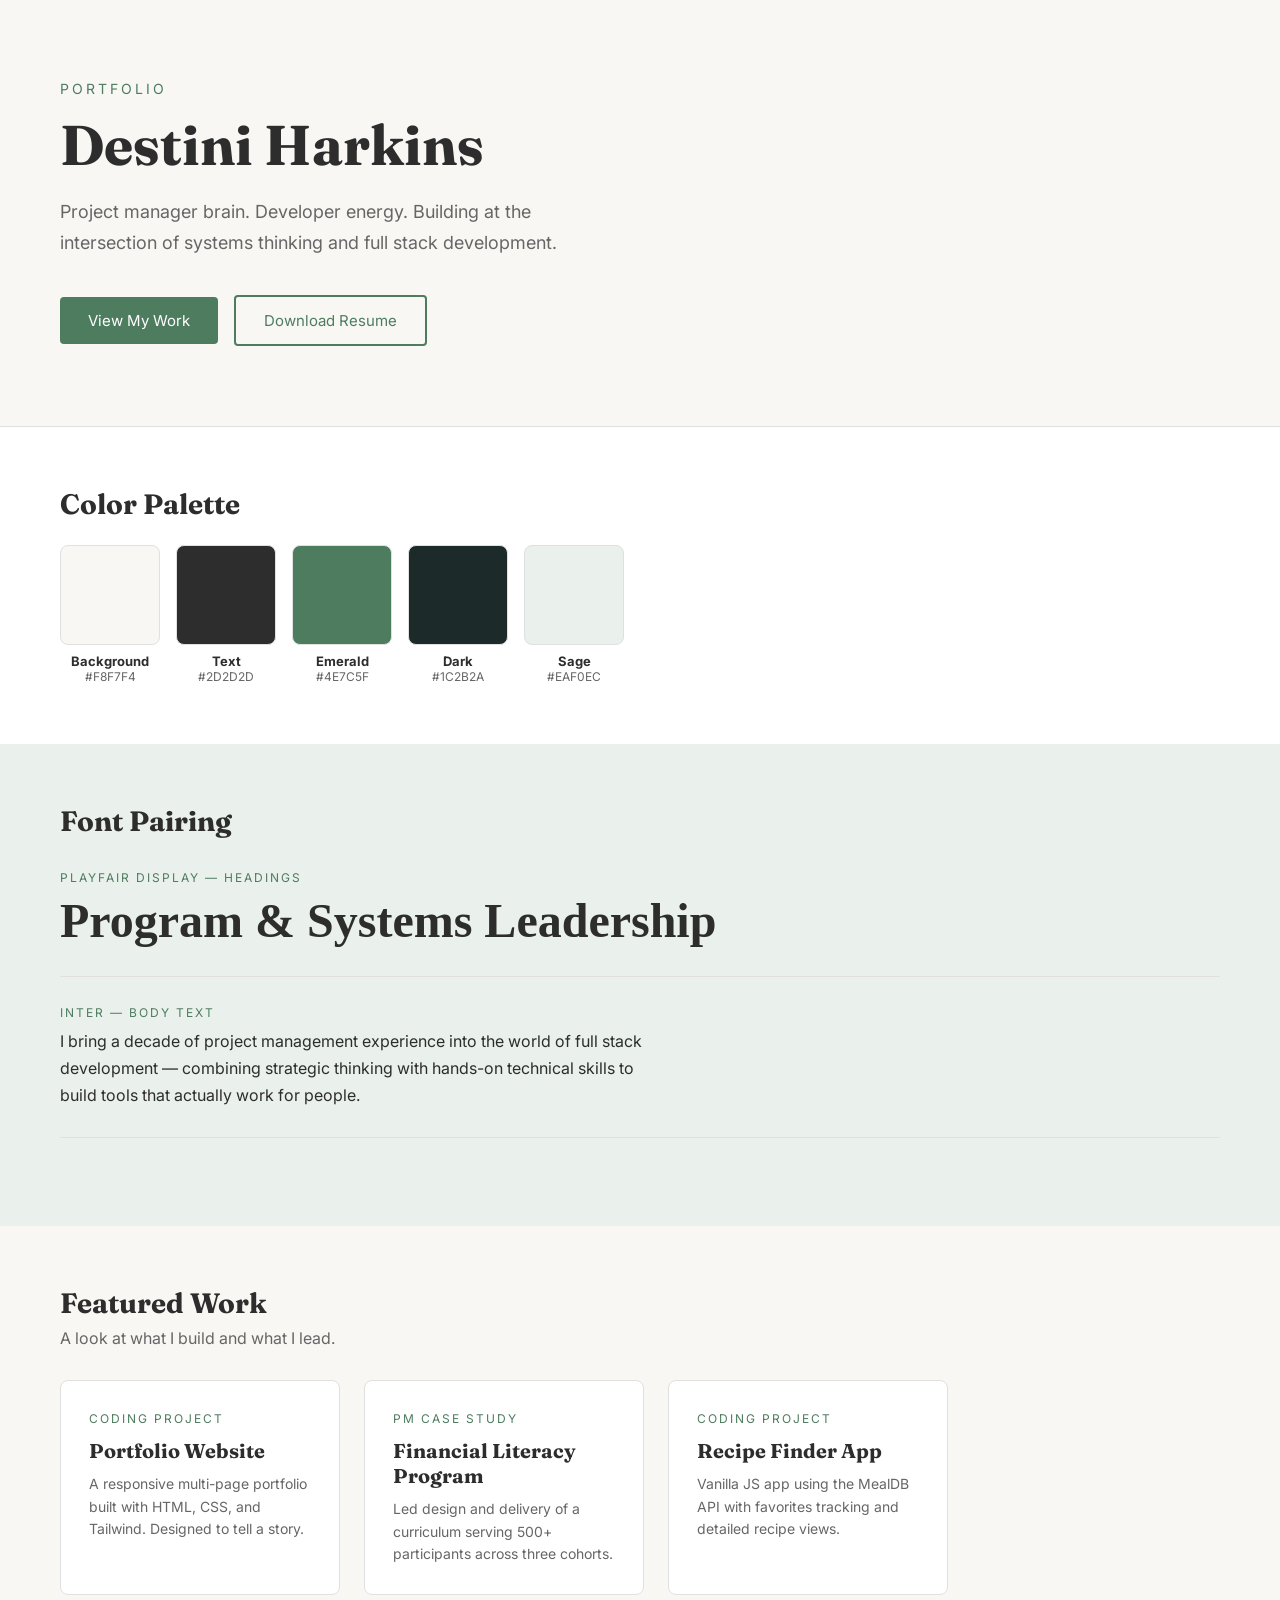
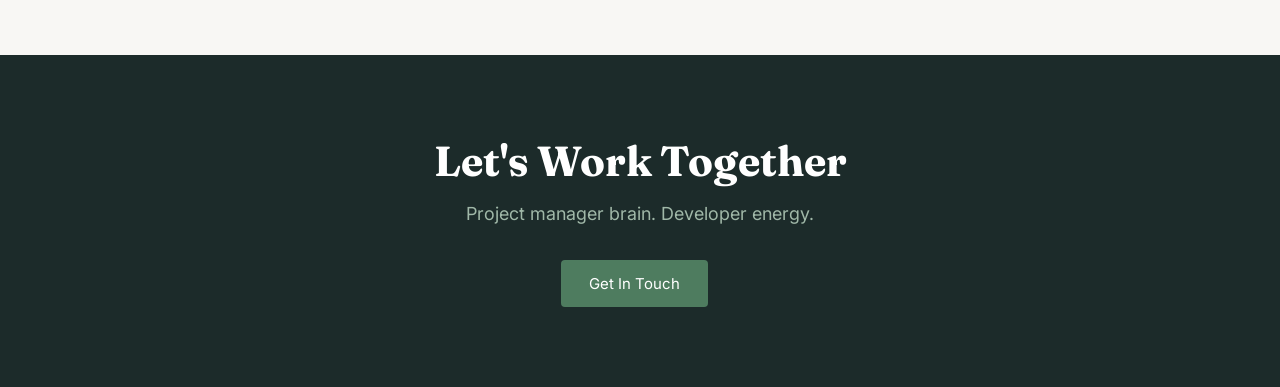
<file: preview.html>
<!DOCTYPE html>
<html lang="en">
<head>
  <meta charset="UTF-8" />
  <meta name="viewport" content="width=device-width, initial-scale=1.0" />
  <title>Design Preview</title>
  <link href="https://fonts.googleapis.com/css2?family=Fraunces:ital,opsz,wght@0,9..144,300;0,9..144,700;1,9..144,400&family=Inter:wght@400;500;600&display=swap" rel="stylesheet" />
  <style>
    * { margin: 0; padding: 0; box-sizing: border-box; }

    :root {
      --bg: #F8F7F4;
      --text: #2D2D2D;
      --emerald: #4E7C5F;
      --dark: #1C2B2A;
      --sage: #EAF0EC;
      --border: #E0E0E0;
    }

    body {
      font-family: 'Inter', sans-serif;
      background-color: var(--bg);
      color: var(--text);
    }

    /* HERO SECTION */
    .hero {
      padding: 80px 60px;
      background-color: var(--bg);
      border-bottom: 1px solid var(--border);
    }

    .hero p.eyebrow {
      font-family: 'Inter', sans-serif;
      font-size: 14px;
      letter-spacing: 3px;
      text-transform: uppercase;
      color: var(--emerald);
      margin-bottom: 16px;
    }

    .hero h1 {
      font-family: 'Fraunces', serif;
      font-size: 56px;
      color: var(--text);
      line-height: 1.15;
      margin-bottom: 20px;
    }

    .hero p.subtitle {
      font-size: 18px;
      color: #666;
      max-width: 520px;
      line-height: 1.7;
      margin-bottom: 36px;
    }

    .btn-primary {
      background-color: var(--emerald);
      color: white;
      padding: 14px 28px;
      border: none;
      border-radius: 4px;
      font-family: 'Inter', sans-serif;
      font-size: 15px;
      cursor: pointer;
      margin-right: 12px;
      transition: background 0.2s;
    }

    .btn-primary:hover { background-color: #3a6349; }

    .btn-outline {
      background-color: transparent;
      color: var(--emerald);
      padding: 14px 28px;
      border: 2px solid var(--emerald);
      border-radius: 4px;
      font-family: 'Inter', sans-serif;
      font-size: 15px;
      cursor: pointer;
      transition: all 0.2s;
    }

    .btn-outline:hover {
      background-color: var(--sage);
    }

    /* COLOR PALETTE SECTION */
    .palette {
      padding: 60px;
      background-color: white;
    }

    .palette h2 {
      font-family: 'Fraunces', serif;
      font-size: 28px;
      margin-bottom: 24px;
    }

    .swatches {
      display: flex;
      gap: 16px;
      flex-wrap: wrap;
    }

    .swatch {
      text-align: center;
    }

    .swatch-box {
      width: 100px;
      height: 100px;
      border-radius: 8px;
      border: 1px solid var(--border);
      margin-bottom: 8px;
    }

    .swatch p {
      font-size: 12px;
      color: #666;
    }

    .swatch strong {
      font-size: 13px;
      display: block;
    }

    /* CARDS SECTION */
    .cards-section {
      padding: 60px;
      background-color: var(--bg);
    }

    .cards-section h2 {
      font-family: 'Fraunces', serif;
      font-size: 28px;
      margin-bottom: 8px;
    }

    .cards-section p.intro {
      color: #666;
      margin-bottom: 32px;
    }

    .cards {
      display: flex;
      gap: 24px;
      flex-wrap: wrap;
    }

    .card {
      background: white;
      border: 1px solid var(--border);
      border-radius: 8px;
      padding: 28px;
      width: 280px;
      transition: transform 0.2s, box-shadow 0.2s;
    }

    .card:hover {
      transform: translateY(-4px);
      box-shadow: 0 8px 24px rgba(0,0,0,0.08);
    }

    .card .tag {
      font-size: 12px;
      color: var(--emerald);
      text-transform: uppercase;
      letter-spacing: 2px;
      margin-bottom: 10px;
    }

    .card h3 {
      font-family: 'Fraunces', serif;
      font-size: 20px;
      margin-bottom: 10px;
    }

    .card p {
      font-size: 14px;
      color: #666;
      line-height: 1.6;
    }

    /* DARK SECTION */
    .dark-section {
      padding: 80px 60px;
      background-color: var(--dark);
      color: white;
      text-align: center;
    }

    .dark-section h2 {
      font-family: 'Fraunces', serif;
      font-size: 42px;
      margin-bottom: 16px;
      color: white;
    }

    .dark-section p {
      font-size: 18px;
      color: #a0b8a8;
      margin-bottom: 36px;
    }

    /* FONT PREVIEW */
    .fonts-section {
      padding: 60px;
      background-color: var(--sage);
    }

    .fonts-section h2 {
      font-family: 'Fraunces', serif;
      font-size: 28px;
      margin-bottom: 32px;
    }

    .font-row {
      margin-bottom: 28px;
      padding-bottom: 28px;
      border-bottom: 1px solid var(--border);
    }

    .font-label {
      font-size: 12px;
      text-transform: uppercase;
      letter-spacing: 2px;
      color: var(--emerald);
      margin-bottom: 8px;
    }
  </style>
</head>
<body>

  
  <section class="hero">
    <p class="eyebrow">Portfolio</p>
    <h1>Destini Harkins</h1>
    <p class="subtitle">Project manager brain. Developer energy. Building at the intersection of systems thinking and full stack development.</p>
    <button class="btn-primary">View My Work</button>
    <button class="btn-outline">Download Resume</button>
  </section>

  
  <section class="palette">
    <h2>Color Palette</h2>
    <div class="swatches">
      <div class="swatch">
        <div class="swatch-box" style="background:#F8F7F4;"></div>
        <strong>Background</strong>
        <p>#F8F7F4</p>
      </div>
      <div class="swatch">
        <div class="swatch-box" style="background:#2D2D2D;"></div>
        <strong>Text</strong>
        <p>#2D2D2D</p>
      </div>
      <div class="swatch">
        <div class="swatch-box" style="background:#4E7C5F;"></div>
        <strong>Emerald</strong>
        <p>#4E7C5F</p>
      </div>
      <div class="swatch">
        <div class="swatch-box" style="background:#1C2B2A;"></div>
        <strong>Dark</strong>
        <p>#1C2B2A</p>
      </div>
      <div class="swatch">
        <div class="swatch-box" style="background:#EAF0EC;"></div>
        <strong>Sage</strong>
        <p>#EAF0EC</p>
      </div>
    </div>
  </section>

  
  <section class="fonts-section">
    <h2>Font Pairing</h2>
    <div class="font-row">
      <p class="font-label">Playfair Display — Headings</p>
      <h1 style="font-family:'Playfair Display',serif; font-size:48px;">Program & Systems Leadership</h1>
    </div>
    <div class="font-row">
      <p class="font-label">Inter — Body Text</p>
      <p style="font-size:16px; line-height:1.7; max-width:600px;">I bring a decade of project management experience into the world of full stack development — combining strategic thinking with hands-on technical skills to build tools that actually work for people.</p>
    </div>
  </section>

  
  <section class="cards-section">
    <h2>Featured Work</h2>
    <p class="intro">A look at what I build and what I lead.</p>
    <div class="cards">
      <div class="card">
        <p class="tag">Coding Project</p>
        <h3>Portfolio Website</h3>
        <p>A responsive multi-page portfolio built with HTML, CSS, and Tailwind. Designed to tell a story.</p>
      </div>
      <div class="card">
        <p class="tag">PM Case Study</p>
        <h3>Financial Literacy Program</h3>
        <p>Led design and delivery of a curriculum serving 500+ participants across three cohorts.</p>
      </div>
      <div class="card">
        <p class="tag">Coding Project</p>
        <h3>Recipe Finder App</h3>
        <p>Vanilla JS app using the MealDB API with favorites tracking and detailed recipe views.</p>
      </div>
    </div>
  </section>

  
  <section class="dark-section">
    <h2>Let's Work Together</h2>
    <p>Project manager brain. Developer energy.</p>
    <button class="btn-primary">Get In Touch</button>
  </section>

  <script src="nav.js"></script>
</body>
</html>
</file>
